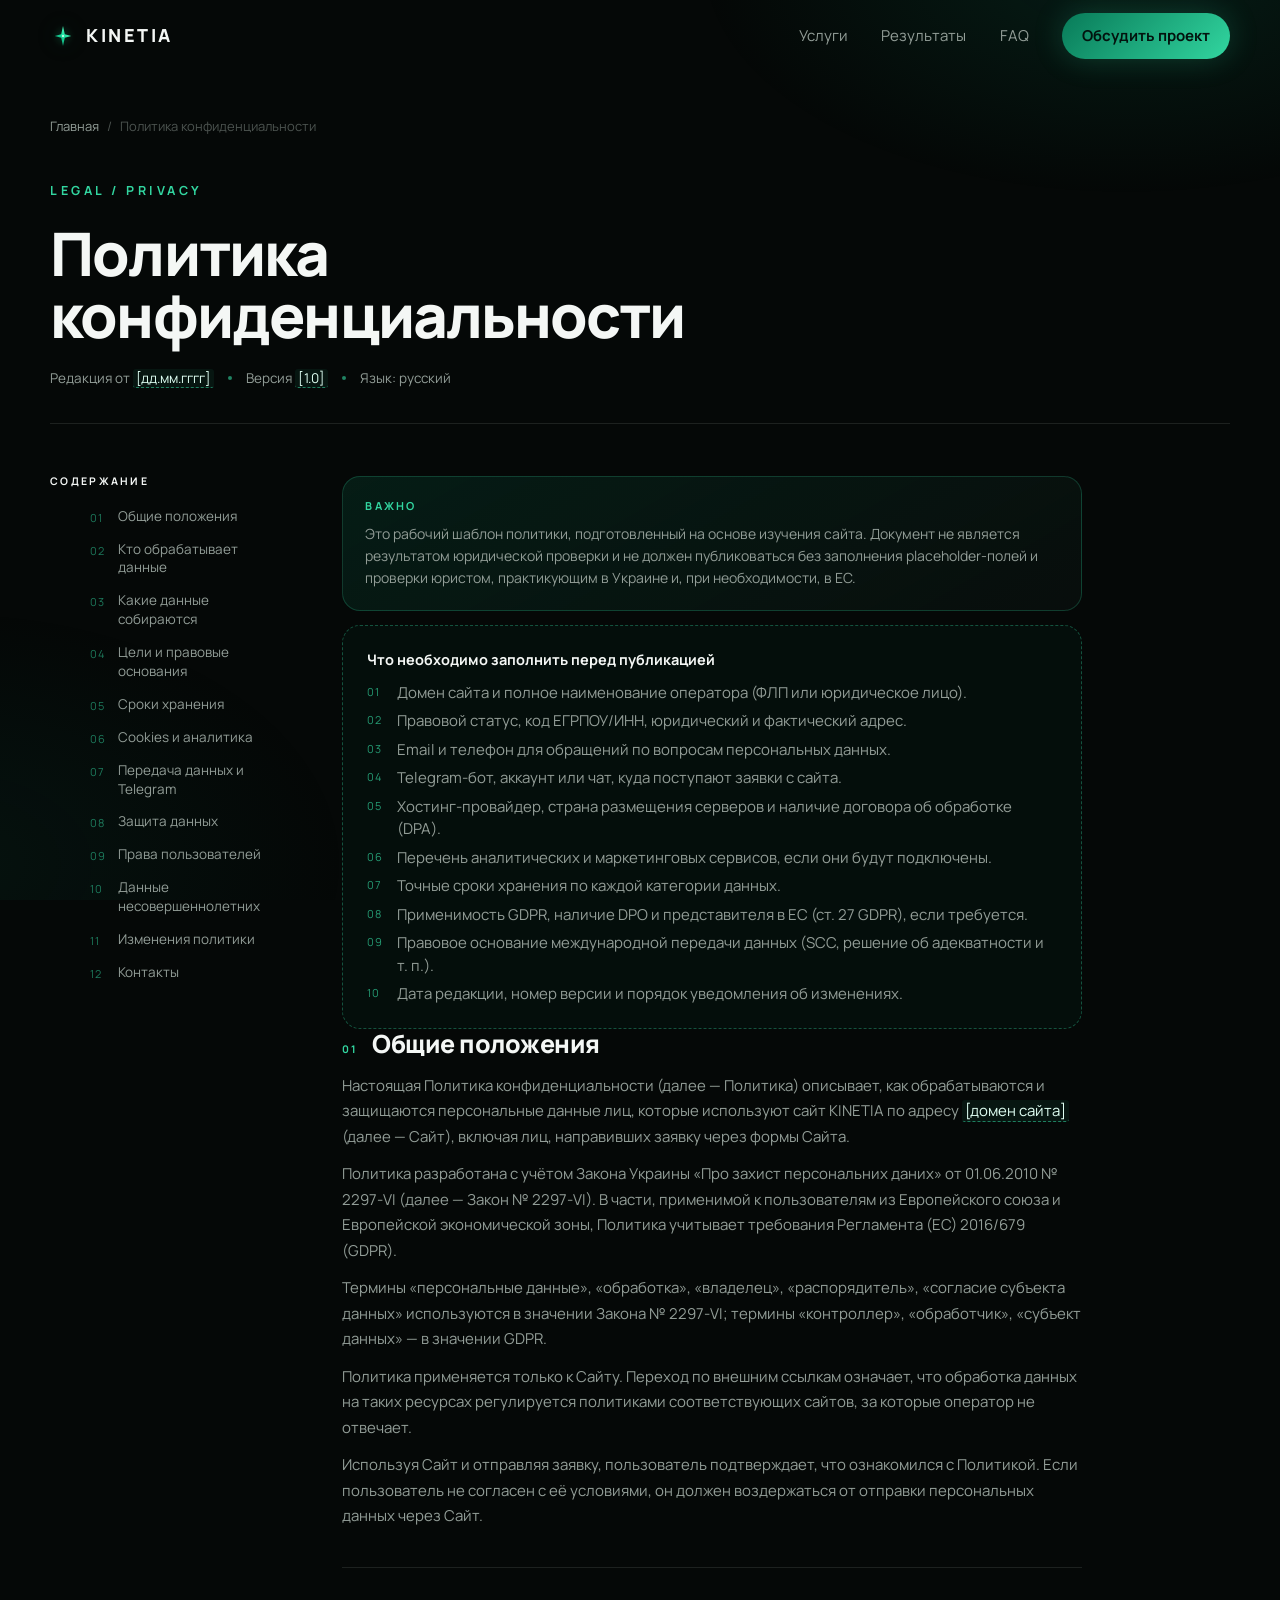
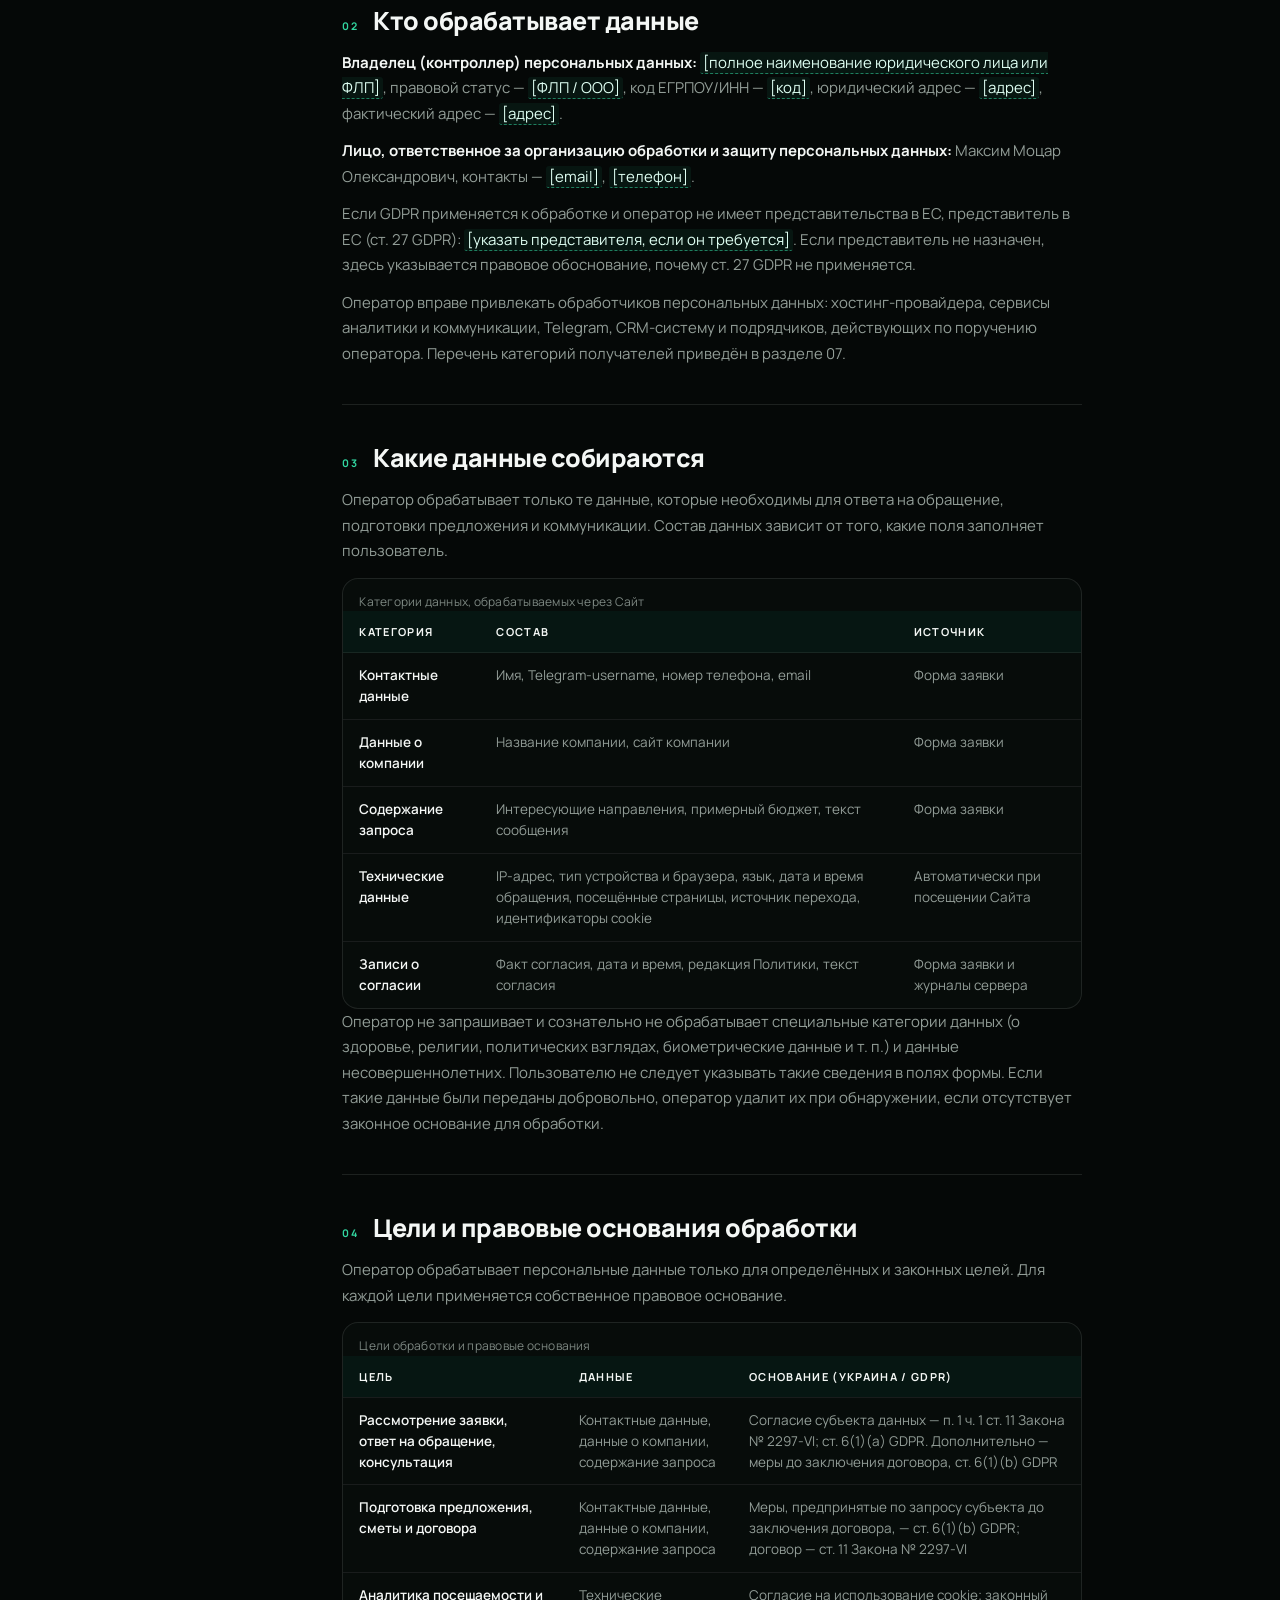
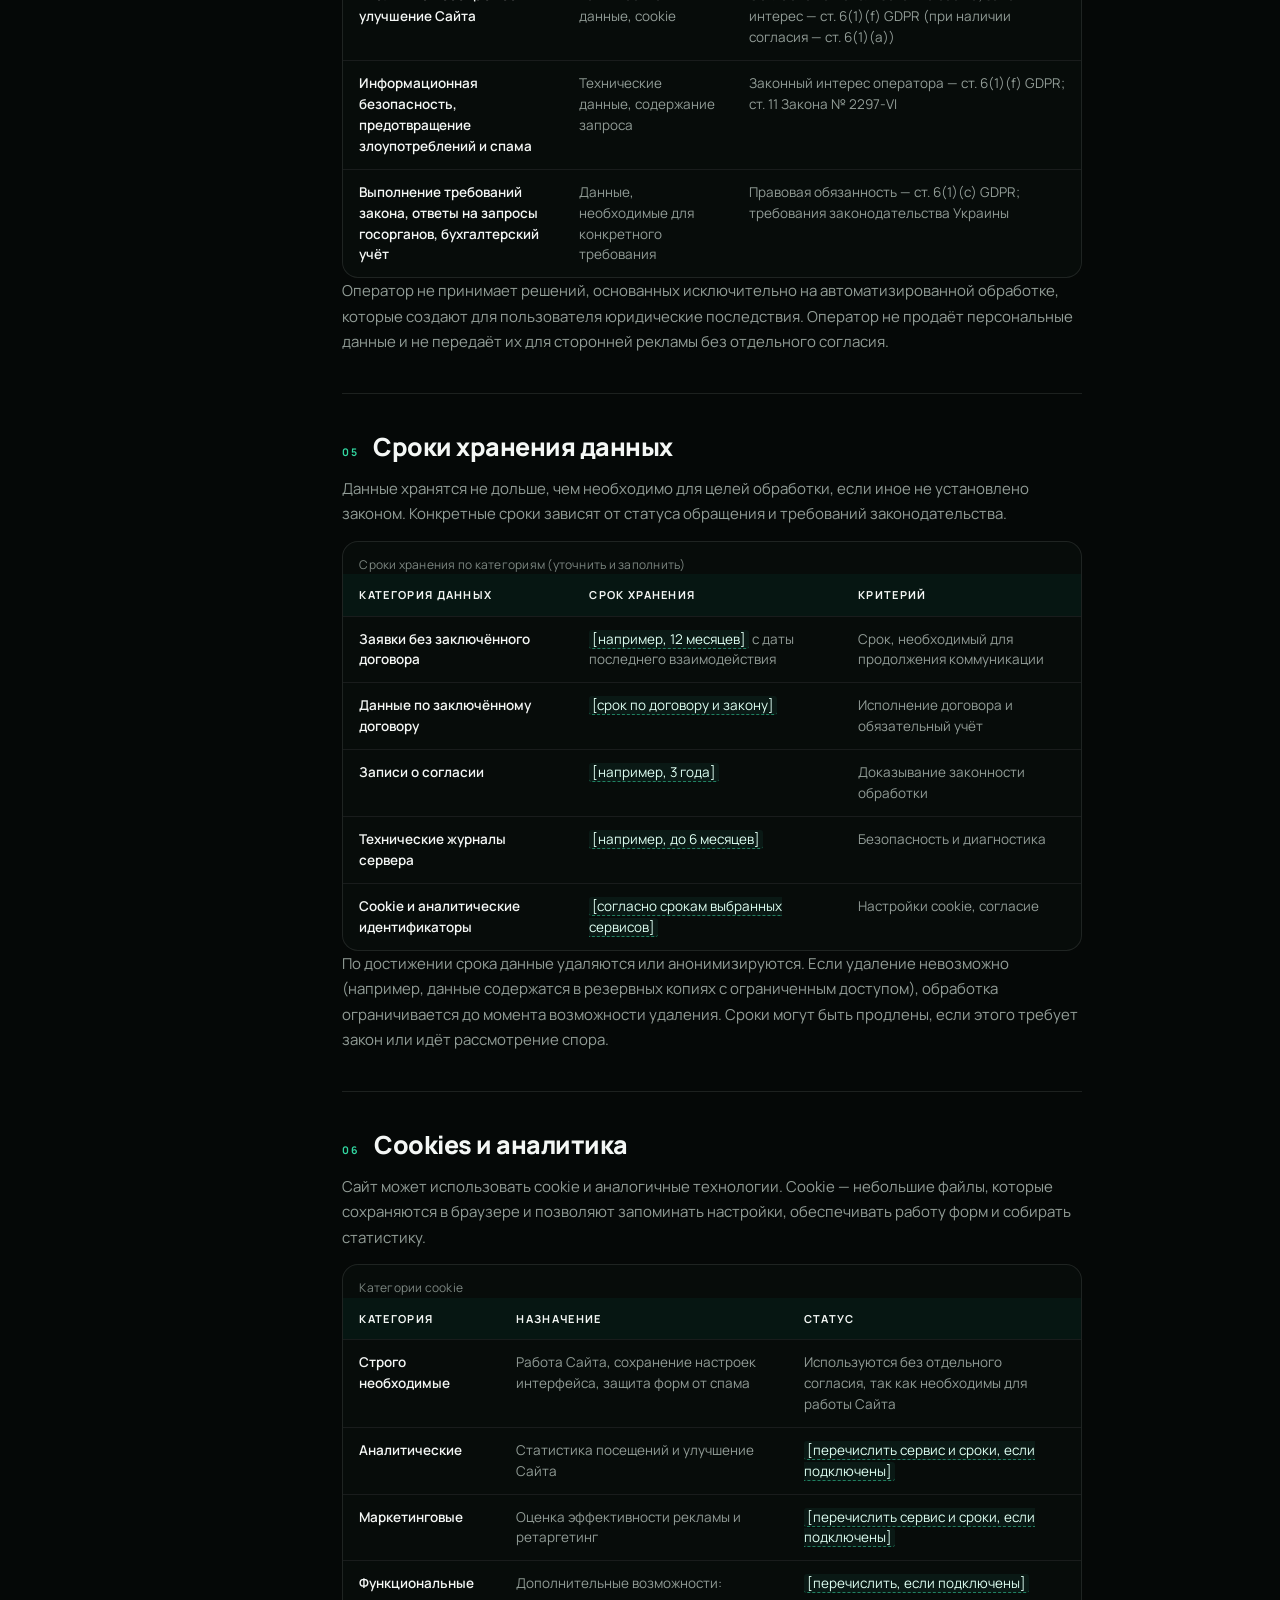
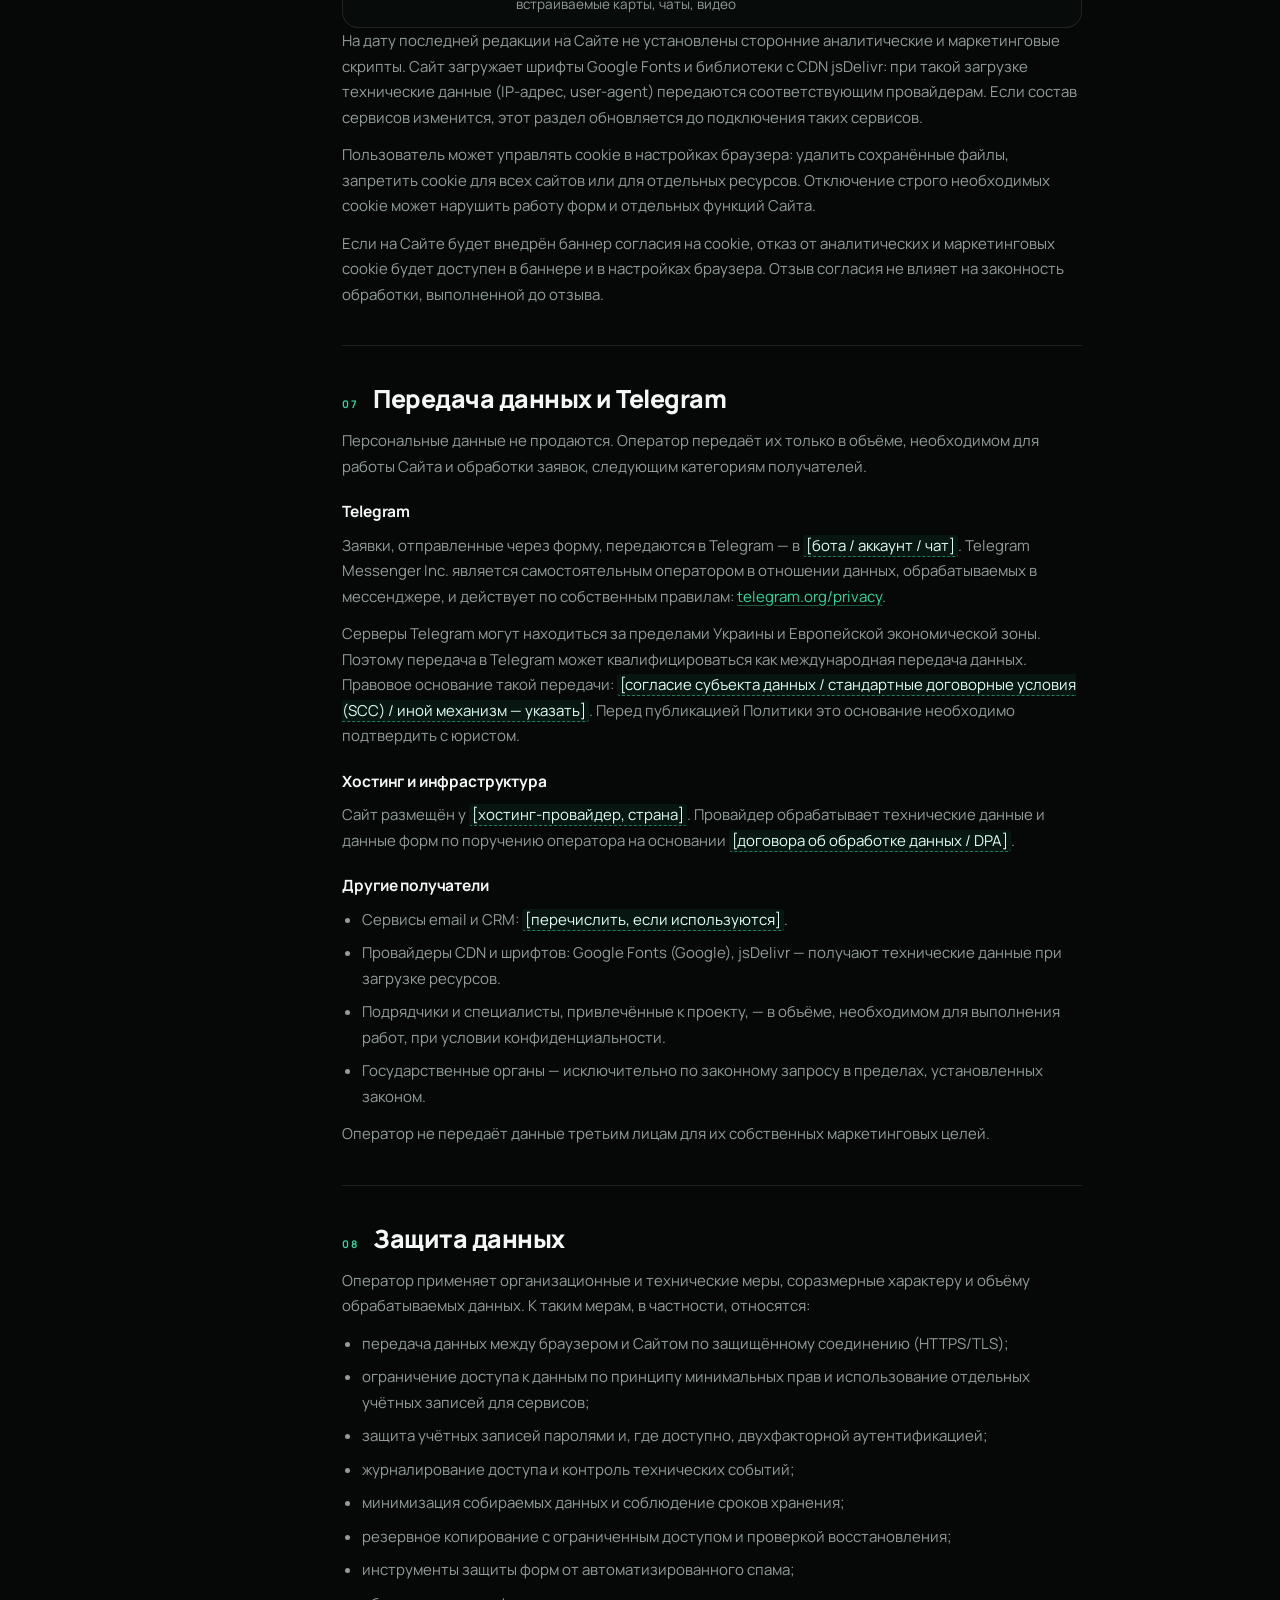
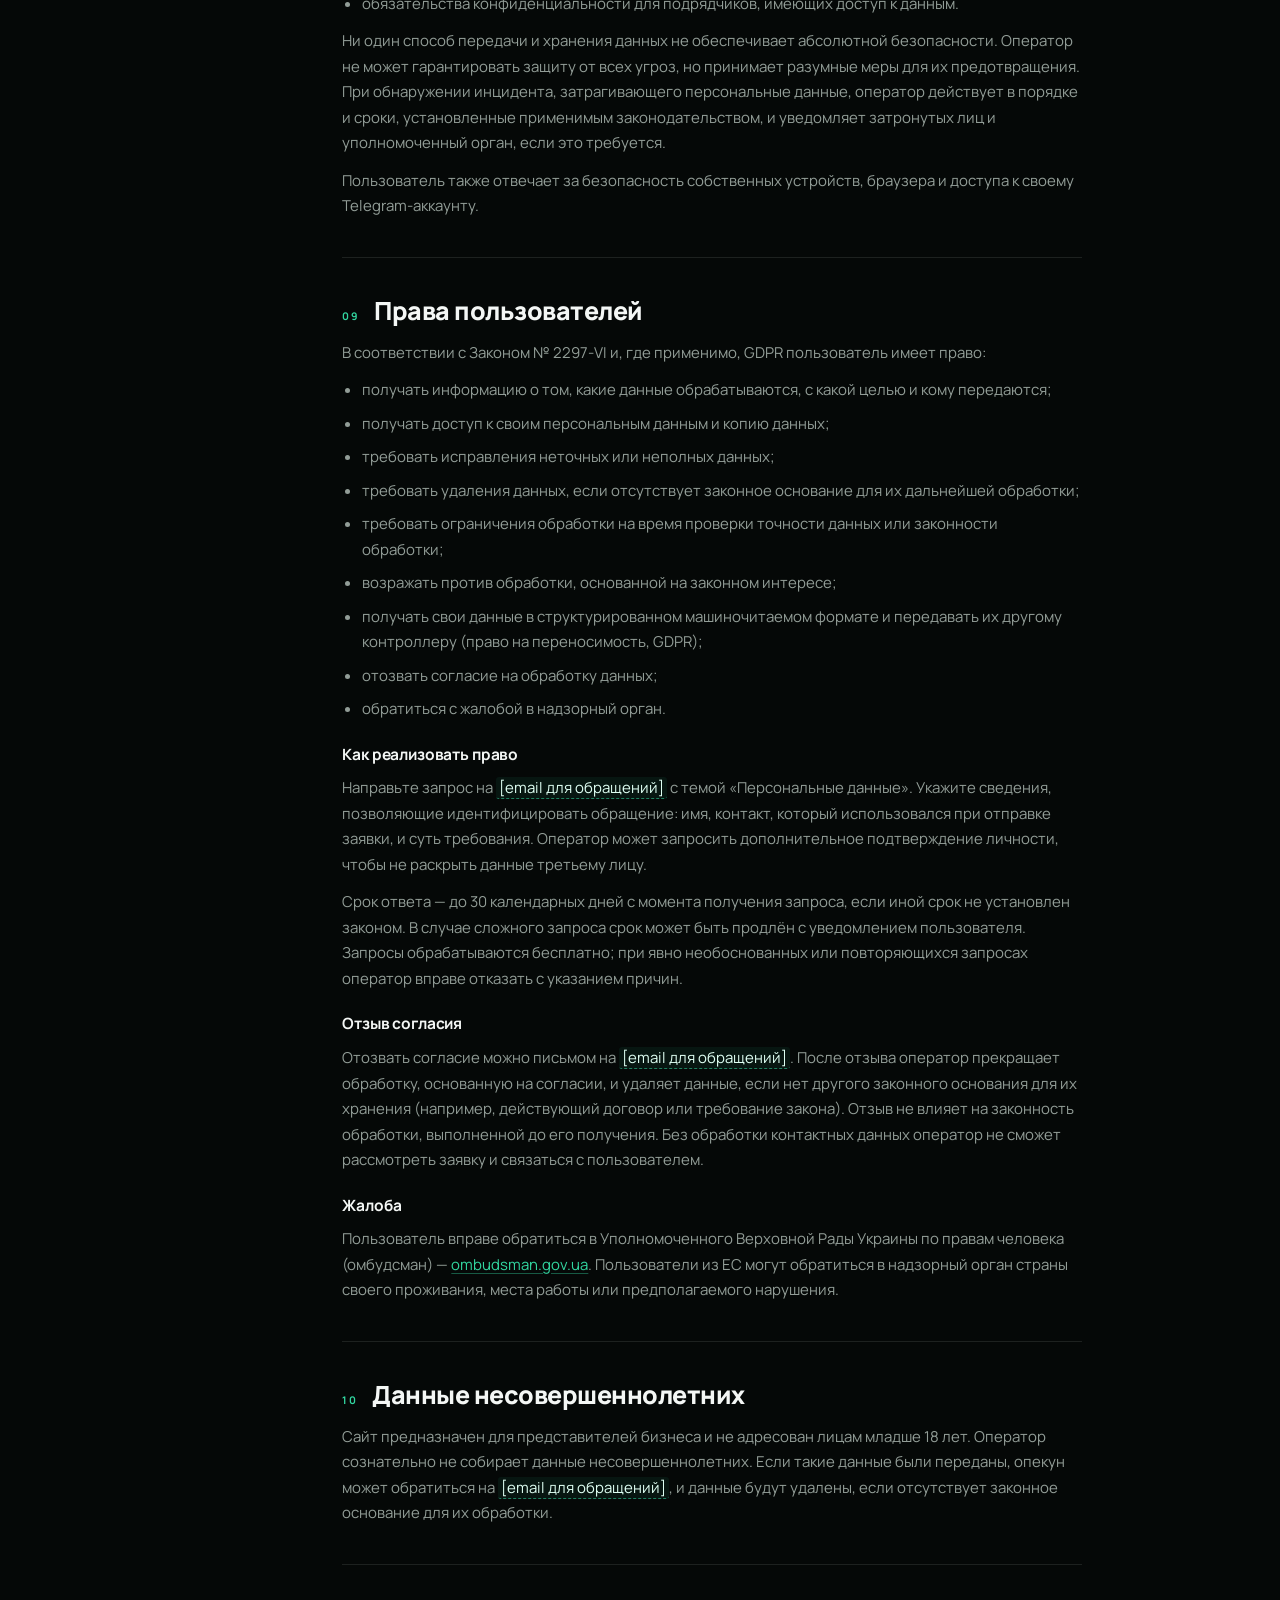
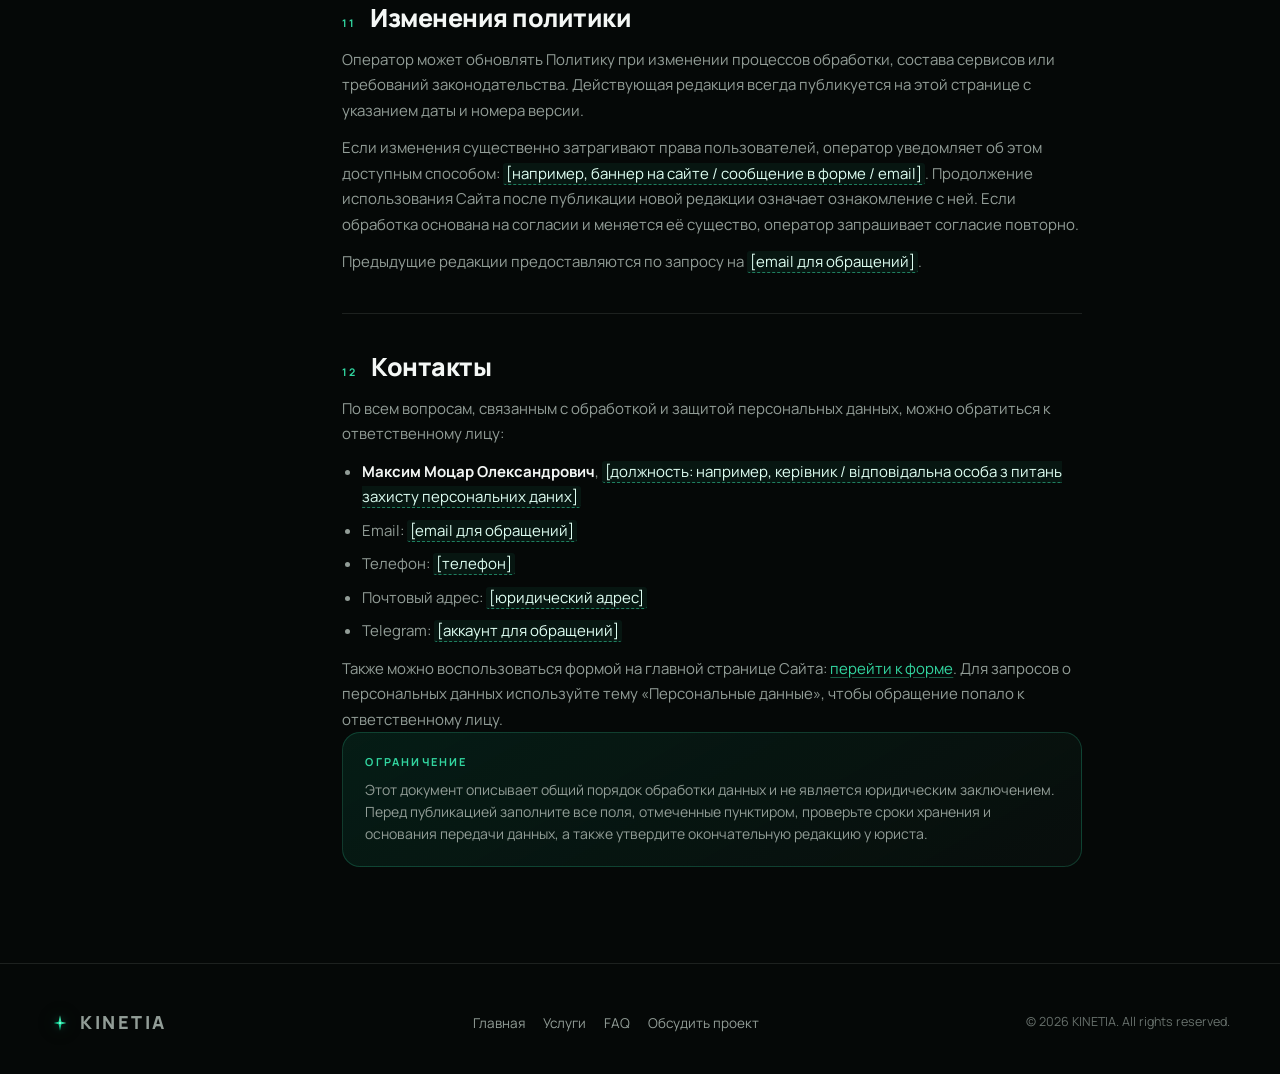
<file: privacy-policy/index.html>
<!doctype html>
<html lang="ru">
<head>
<meta charset="utf-8">
<meta name="viewport" content="width=device-width,initial-scale=1">
<title>Политика конфиденциальности — KINETIA</title>
<meta name="description" content="Политика конфиденциальности KINETIA: какие персональные данные собираются через формы, цели и основания обработки, сроки хранения, cookies, передача данных через Telegram и третьи сервисы, права пользователей и контакты.">
<meta name="robots" content="index,follow">
<link rel="canonical" href="/privacy-policy">
<meta property="og:type" content="article">
<meta property="og:title" content="Политика конфиденциальности — KINETIA">
<meta property="og:description" content="Как KINETIA обрабатывает и защищает персональные данные пользователей сайта.">
<meta property="og:locale" content="ru_RU">
<link rel="icon" href="data:image/svg+xml,%3Csvg%20xmlns='http://www.w3.org/2000/svg'%20viewBox='0%200%2032%2032'%3E%3Cdefs%3E%3ClinearGradient%20id='g'%20x1='5.8'%20y1='27'%20x2='26.2'%20y2='5'%20gradientUnits='userSpaceOnUse'%3E%3Cstop%20offset='0'%20stop-color='%23087A58'/%3E%3Cstop%20offset='.5'%20stop-color='%2319DFA0'/%3E%3Cstop%20offset='1'%20stop-color='%237AFFCB'/%3E%3C/linearGradient%3E%3CradialGradient%20id='h'%20cx='.5'%20cy='.5'%20r='.5'%3E%3Cstop%20offset='0'%20stop-color='%2319DFA0'%20stop-opacity='.5'/%3E%3Cstop%20offset='.65'%20stop-color='%23087A58'%20stop-opacity='.18'/%3E%3Cstop%20offset='1'%20stop-color='%23087A58'%20stop-opacity='0'/%3E%3C/radialGradient%3E%3C/defs%3E%3Crect%20width='32'%20height='32'%20rx='7'%20fill='%23050807'/%3E%3Ccircle%20cx='16'%20cy='16'%20r='14'%20fill='url%28%23h%29'/%3E%3Cpath%20d='M16%202.2%2018.4%2013.6%2026.2%2016%2018.4%2018.4%2016%2029.8%2013.6%2018.4%205.8%2016%2013.6%2013.6Z'%20fill='url%28%23g%29'/%3E%3Cpath%20d='M16%2013.5%2018.5%2016%2016%2018.5%2013.5%2016Z'%20fill='%23E8FFF7'/%3E%3C/svg%3E">
<link rel="preconnect" href="https://fonts.googleapis.com"><link rel="preconnect" href="https://fonts.gstatic.com" crossorigin>
<link href="https://fonts.googleapis.com/css2?family=Manrope:wght@300;400;500;700;800&display=swap" rel="stylesheet">
<style>
:root{--bg:#050807;--bg2:#0A100E;--em1:#063D30;--em2:#087A58;--em3:#32D6A0;--fg:#F4F7F5;--mut:#929D97;--line:rgba(244,247,245,.1);--safe-t:env(safe-area-inset-top,0px)}
*{box-sizing:border-box;margin:0}
html{scroll-behavior:smooth;scroll-padding-top:100px}
body{background:var(--bg);color:var(--fg);font:400 16.5px/1.65 Manrope,system-ui,sans-serif;-webkit-font-smoothing:antialiased;overflow-x:hidden;padding-top:72px}
body:before{content:"";position:fixed;inset:0;pointer-events:none;z-index:0;background:radial-gradient(52% 40% at 88% -4%,rgba(8,122,88,.18),transparent 64%),radial-gradient(44% 40% at -4% 96%,rgba(6,61,48,.2),transparent 70%)}
a{color:inherit;text-decoration:none}
:focus-visible{outline:2px solid var(--em3);outline-offset:3px;border-radius:6px}
.wrap{width:min(1180px,100% - 40px);margin:auto;position:relative;z-index:1}
header{position:fixed;inset:0 0 auto;z-index:50;padding-top:var(--safe-t);transition:.4s}
header.sc{background:rgba(5,8,7,.72);backdrop-filter:blur(14px);-webkit-backdrop-filter:blur(14px);border-bottom:1px solid var(--line)}
.nav{display:flex;align-items:center;justify-content:space-between;height:72px;gap:20px}
.logo{display:flex;align-items:center;gap:10px;font-weight:800;letter-spacing:.14em;font-size:18px}
.logo svg{flex:none;overflow:visible;filter:drop-shadow(0 0 4px rgba(25,223,160,.32)) drop-shadow(0 0 12px rgba(8,122,88,.2))}
.pp-nav{display:flex;align-items:center;gap:clamp(16px,2.6vw,34px);font-size:15px;color:var(--mut)}
.pp-nav a:hover{color:var(--fg)}
.btn{display:inline-flex;align-items:center;justify-content:center;gap:10px;padding:11px 20px;border-radius:999px;font-weight:700;font-size:15px;border:1px solid var(--line);cursor:pointer;transition:.3s}
.btn.pri{background:linear-gradient(135deg,var(--em2),var(--em3));color:#03130e;border:0;box-shadow:0 0 30px rgba(50,214,160,.22)}
.btn.pri:hover{box-shadow:0 0 48px rgba(50,214,160,.45);transform:translateY(-1px)}
.pp-main{padding:clamp(26px,4vw,44px) 0 clamp(60px,8vw,96px)}
.pp-crumb{display:flex;flex-wrap:wrap;align-items:center;gap:8px;font-size:13px;color:var(--mut)}
.pp-crumb a:hover{color:var(--em3)}
.pp-crumb span{opacity:.5}
.pp-hero{padding:clamp(26px,4.4vw,44px) 0 clamp(22px,3.4vw,34px);border-bottom:1px solid var(--line)}
.eyebrow{color:var(--em3);font-size:12.5px;font-weight:700;letter-spacing:.28em;margin-bottom:20px}
h1{font-size:clamp(32px,5.2vw,60px);font-weight:800;letter-spacing:-.03em;line-height:1.04;max-width:22ch}
.pp-meta{display:flex;flex-wrap:wrap;align-items:center;gap:8px 14px;margin-top:20px;color:var(--mut);font-size:13.5px}
.pp-meta i{width:4px;height:4px;border-radius:50%;background:rgba(50,214,160,.6);font-style:normal}
.pp-layout{display:grid;grid-template-columns:236px minmax(0,1fr);gap:clamp(28px,4.4vw,64px);padding-top:clamp(30px,4.6vw,52px);align-items:start}
.pp-toc{position:sticky;top:100px;font-size:13.5px;line-height:1.4}
.pp-toc b{display:block;color:var(--fg);font:700 10.5px/1 Manrope;letter-spacing:.22em;text-transform:uppercase;margin-bottom:14px}
.pp-toc ol{list-style:none;display:grid;gap:2px;counter-reset:pp}
.pp-toc li{counter-increment:pp}
.pp-toc a{display:flex;gap:10px;padding:6px 0;color:var(--mut);transition:color .25s}
.pp-toc a:before{content:counter(pp,decimal-leading-zero);flex:none;width:18px;color:rgba(50,214,160,.55);font-size:11px;padding-top:3px;letter-spacing:.06em}
.pp-toc a:hover{color:var(--em3)}
.pp-doc{max-width:74ch;min-width:0}
.pp-doc section{padding-top:clamp(26px,3.4vw,38px);margin-top:clamp(26px,3.4vw,38px);border-top:1px solid var(--line)}
.pp-doc section:first-of-type{padding-top:0;margin-top:0;border-top:0}
.pp-doc h2{display:flex;align-items:baseline;gap:14px;font-size:clamp(19px,2.1vw,25px);font-weight:800;letter-spacing:-.02em;line-height:1.2;margin-bottom:14px}
.pp-num{flex:none;color:var(--em3);font:700 10.5px/1 Manrope;letter-spacing:.18em}
.pp-doc h3{font-size:15.5px;font-weight:700;margin:20px 0 8px;letter-spacing:-.01em}
.pp-doc p,.pp-doc li{color:var(--mut);font-size:15px;line-height:1.7}
.pp-doc p+p,.pp-doc p+ul,.pp-doc ul+p,.pp-doc p+ol,.pp-doc ol+p{margin-top:12px}
.pp-doc ul,.pp-doc ol{display:grid;gap:8px;padding-left:20px}
.pp-doc strong,.pp-doc b{color:var(--fg);font-weight:700}
.pp-doc a.inline{color:var(--em3);text-decoration:underline;text-underline-offset:3px;text-decoration-color:rgba(50,214,160,.4)}
.pp-doc a.inline:hover{text-decoration-color:var(--em3)}
.ph{color:#DFFFF3;background:rgba(50,214,160,.07);border-bottom:1px dashed rgba(50,214,160,.55);padding:0 3px;border-radius:3px}
.pp-note{padding:20px 22px;border-radius:18px;border:1px solid rgba(50,214,160,.22);background:linear-gradient(150deg,rgba(8,122,88,.18),rgba(10,16,14,.72));font-size:14px;color:var(--mut);line-height:1.6}
.pp-note b{display:block;color:var(--em3);font-size:11px;letter-spacing:.2em;text-transform:uppercase;margin-bottom:8px}
.pp-note+.pp-note{margin-top:12px}
.pp-fill{margin-top:14px;padding:22px 24px;border-radius:18px;border:1px dashed rgba(50,214,160,.34);background:rgba(8,122,88,.06)}
.pp-fill b{display:block;color:var(--fg);font-size:14.5px;margin-bottom:10px}
.pp-fill ol{display:grid;gap:6px;padding-left:0;list-style:none;counter-reset:pf;font-size:13.5px;color:var(--mut)}
.pp-fill li{display:flex;gap:10px;counter-increment:pf;line-height:1.5}
.pp-fill li:before{content:counter(pf,decimal-leading-zero);flex:none;width:20px;color:rgba(50,214,160,.7);font-size:11px;padding-top:2px;letter-spacing:.06em}
.pp-tw{overflow-x:auto;margin-top:14px;max-width:100%;border:1px solid var(--line);border-radius:16px;background:rgba(10,16,14,.5);-webkit-overflow-scrolling:touch}
table{width:100%;min-width:540px;border-collapse:collapse;font-size:13.5px;line-height:1.55}
caption{caption-side:top;text-align:left;padding:14px 16px 0;color:rgba(146,157,151,.85);font-size:12px;letter-spacing:.02em}
th,td{padding:12px 16px;text-align:left;vertical-align:top;border-bottom:1px solid rgba(244,247,245,.07)}
thead th{color:var(--fg);font-weight:700;font-size:11px;letter-spacing:.12em;text-transform:uppercase;background:rgba(8,122,88,.1);white-space:nowrap}
tbody tr:last-child td{border-bottom:0}
td{color:var(--mut)}
td:first-child{color:var(--fg);font-weight:600}
.pp-divider{height:1px;background:var(--line);margin:26px 0}
footer{border-top:1px solid var(--line);padding:44px 0 36px;color:var(--mut);font-size:13.5px;position:relative;z-index:1}
.pp-foot{display:flex;flex-wrap:wrap;align-items:center;justify-content:space-between;gap:20px 32px}
.pp-foot ul{list-style:none;display:flex;flex-wrap:wrap;gap:18px}
.pp-foot a:hover{color:var(--em3)}
.pp-copy{color:rgba(146,157,151,.7);font-size:12.5px}
@media(max-width:980px){
.pp-layout{grid-template-columns:minmax(0,1fr);gap:26px}
.pp-toc{position:static;padding:20px 22px;border:1px solid var(--line);border-radius:18px;background:linear-gradient(150deg,rgba(6,61,48,.3),rgba(10,16,14,.72))}
.pp-toc ol{grid-template-columns:1fr 1fr;gap:0 18px}
.pp-doc{max-width:none}
}
@media(max-width:760px){
.pp-nav a:not(.btn){display:none}
h1{max-width:none}
.pp-toc ol{grid-template-columns:1fr}
.pp-doc h2{gap:10px}
}
@media(max-width:520px){
.pp-nav .btn{padding:9px 14px;font-size:13px}
.pp-layout{padding-top:24px}
.pp-note,.pp-fill{padding:18px}
th,td{padding:10px 12px}
}
@media(prefers-reduced-motion:reduce){*{animation:none!important;transition:none!important;scroll-behavior:auto!important}}
@media print{
body{background:#fff;color:#111;padding:0}
header,footer,body:before,.pp-toc,.pp-crumb{display:none}
.pp-layout{display:block}
.pp-doc p,.pp-doc li,td,.pp-doc strong{color:#222}
.ph{background:none;color:#111;border-bottom:1px dashed #999}
.pp-note,.pp-fill,.pp-tw{border-color:#ccc;background:none}
.pp-doc section{break-inside:avoid}
}
</style>
</head>
<body>
<header id="hd"><div class="wrap nav">
<a href="/" class="logo" aria-label="KINETIA — на главную"><svg width="26" height="26" viewBox="0 0 32 32" aria-hidden="true" focusable="false"><defs><linearGradient id="ppKstar" x1="5.8" y1="27" x2="26.2" y2="5" gradientUnits="userSpaceOnUse"><stop offset="0" stop-color="#087A58"/><stop offset=".5" stop-color="#19DFA0"/><stop offset="1" stop-color="#7AFFCB"/></linearGradient><radialGradient id="ppKstarCore" cx=".5" cy=".5" r=".5"><stop offset="0" stop-color="#F2FFFA"/><stop offset=".55" stop-color="#9BFFDD"/><stop offset="1" stop-color="#7AFFCB" stop-opacity="0"/></radialGradient></defs><path d="M16 3.6 18.19 13.81 26.2 16 18.19 18.19 16 28.4 13.81 18.19 5.8 16 13.81 13.81Z" fill="url(#ppKstar)"/><path d="M16 13.8 18.2 16 16 18.2 13.8 16Z" fill="url(#ppKstarCore)"/></svg>KINETIA</a>
<nav class="pp-nav" aria-label="Навигация"><a href="/#services">Услуги</a><a href="/#results">Результаты</a><a href="/#faq">FAQ</a><a class="btn pri" href="/#form">Обсудить проект</a></nav>
</div></header>

<main class="wrap pp-main">
<nav class="pp-crumb" aria-label="Хлебные крошки"><a href="/">Главная</a><span aria-hidden="true">/</span><span>Политика конфиденциальности</span></nav>

<div class="pp-hero">
<p class="eyebrow">LEGAL / PRIVACY</p>
<h1>Политика конфиденциальности</h1>
<div class="pp-meta"><span>Редакция от <span class="ph">[дд.мм.гггг]</span></span><i aria-hidden="true"></i><span>Версия <span class="ph">[1.0]</span></span><i aria-hidden="true"></i><span>Язык: русский</span></div>
</div>

<div class="pp-layout">
<aside class="pp-toc" aria-label="Содержание документа">
<b>Содержание</b>
<ol>
<li><a href="#general">Общие положения</a></li>
<li><a href="#operator">Кто обрабатывает данные</a></li>
<li><a href="#data">Какие данные собираются</a></li>
<li><a href="#purposes">Цели и правовые основания</a></li>
<li><a href="#retention">Сроки хранения</a></li>
<li><a href="#cookies">Cookies и аналитика</a></li>
<li><a href="#transfer">Передача данных и Telegram</a></li>
<li><a href="#security">Защита данных</a></li>
<li><a href="#rights">Права пользователей</a></li>
<li><a href="#children">Данные несовершеннолетних</a></li>
<li><a href="#changes">Изменения политики</a></li>
<li><a href="#contacts">Контакты</a></li>
</ol>
</aside>

<article class="pp-doc">
<div class="pp-note"><b>Важно</b>Это рабочий шаблон политики, подготовленный на основе изучения сайта. Документ не является результатом юридической проверки и не должен публиковаться без заполнения placeholder-полей и проверки юристом, практикующим в Украине и, при необходимости, в ЕС.</div>

<div class="pp-fill">
<b>Что необходимо заполнить перед публикацией</b>
<ol>
<li>Домен сайта и полное наименование оператора (ФЛП или юридическое лицо).</li>
<li>Правовой статус, код ЕГРПОУ/ИНН, юридический и фактический адрес.</li>
<li>Email и телефон для обращений по вопросам персональных данных.</li>
<li>Telegram-бот, аккаунт или чат, куда поступают заявки с сайта.</li>
<li>Хостинг-провайдер, страна размещения серверов и наличие договора об обработке (DPA).</li>
<li>Перечень аналитических и маркетинговых сервисов, если они будут подключены.</li>
<li>Точные сроки хранения по каждой категории данных.</li>
<li>Применимость GDPR, наличие DPO и представителя в ЕС (ст. 27 GDPR), если требуется.</li>
<li>Правовое основание международной передачи данных (SCC, решение об адекватности и т. п.).</li>
<li>Дата редакции, номер версии и порядок уведомления об изменениях.</li>
</ol>
</div>

<section id="general">
<h2><span class="pp-num">01</span>Общие положения</h2>
<p>Настоящая Политика конфиденциальности (далее — Политика) описывает, как обрабатываются и защищаются персональные данные лиц, которые используют сайт KINETIA по адресу <span class="ph">[домен сайта]</span> (далее — Сайт), включая лиц, направивших заявку через формы Сайта.</p>
<p>Политика разработана с учётом Закона Украины «Про захист персональних даних» от 01.06.2010 № 2297-VI (далее — Закон № 2297-VI). В части, применимой к пользователям из Европейского союза и Европейской экономической зоны, Политика учитывает требования Регламента (ЕС) 2016/679 (GDPR).</p>
<p>Термины «персональные данные», «обработка», «владелец», «распорядитель», «согласие субъекта данных» используются в значении Закона № 2297-VI; термины «контроллер», «обработчик», «субъект данных» — в значении GDPR.</p>
<p>Политика применяется только к Сайту. Переход по внешним ссылкам означает, что обработка данных на таких ресурсах регулируется политиками соответствующих сайтов, за которые оператор не отвечает.</p>
<p>Используя Сайт и отправляя заявку, пользователь подтверждает, что ознакомился с Политикой. Если пользователь не согласен с её условиями, он должен воздержаться от отправки персональных данных через Сайт.</p>
</section>

<section id="operator">
<h2><span class="pp-num">02</span>Кто обрабатывает данные</h2>
<p><strong>Владелец (контроллер) персональных данных:</strong> <span class="ph">[полное наименование юридического лица или ФЛП]</span>, правовой статус — <span class="ph">[ФЛП / ООО]</span>, код ЕГРПОУ/ИНН — <span class="ph">[код]</span>, юридический адрес — <span class="ph">[адрес]</span>, фактический адрес — <span class="ph">[адрес]</span>.</p>
<p><strong>Лицо, ответственное за организацию обработки и защиту персональных данных:</strong> Максим Моцар Олександрович, контакты — <span class="ph">[email]</span>, <span class="ph">[телефон]</span>.</p>
<p>Если GDPR применяется к обработке и оператор не имеет представительства в ЕС, представитель в ЕС (ст. 27 GDPR): <span class="ph">[указать представителя, если он требуется]</span>. Если представитель не назначен, здесь указывается правовое обоснование, почему ст. 27 GDPR не применяется.</p>
<p>Оператор вправе привлекать обработчиков персональных данных: хостинг-провайдера, сервисы аналитики и коммуникации, Telegram, CRM-систему и подрядчиков, действующих по поручению оператора. Перечень категорий получателей приведён в разделе 07.</p>
</section>

<section id="data">
<h2><span class="pp-num">03</span>Какие данные собираются</h2>
<p>Оператор обрабатывает только те данные, которые необходимы для ответа на обращение, подготовки предложения и коммуникации. Состав данных зависит от того, какие поля заполняет пользователь.</p>
<div class="pp-tw"><table>
<caption>Категории данных, обрабатываемых через Сайт</caption>
<thead><tr><th scope="col">Категория</th><th scope="col">Состав</th><th scope="col">Источник</th></tr></thead>
<tbody>
<tr><td>Контактные данные</td><td>Имя, Telegram-username, номер телефона, email</td><td>Форма заявки</td></tr>
<tr><td>Данные о компании</td><td>Название компании, сайт компании</td><td>Форма заявки</td></tr>
<tr><td>Содержание запроса</td><td>Интересующие направления, примерный бюджет, текст сообщения</td><td>Форма заявки</td></tr>
<tr><td>Технические данные</td><td>IP-адрес, тип устройства и браузера, язык, дата и время обращения, посещённые страницы, источник перехода, идентификаторы cookie</td><td>Автоматически при посещении Сайта</td></tr>
<tr><td>Записи о согласии</td><td>Факт согласия, дата и время, редакция Политики, текст согласия</td><td>Форма заявки и журналы сервера</td></tr>
</tbody>
</table></div>
<p>Оператор не запрашивает и сознательно не обрабатывает специальные категории данных (о здоровье, религии, политических взглядах, биометрические данные и т. п.) и данные несовершеннолетних. Пользователю не следует указывать такие сведения в полях формы. Если такие данные были переданы добровольно, оператор удалит их при обнаружении, если отсутствует законное основание для обработки.</p>
</section>

<section id="purposes">
<h2><span class="pp-num">04</span>Цели и правовые основания обработки</h2>
<p>Оператор обрабатывает персональные данные только для определённых и законных целей. Для каждой цели применяется собственное правовое основание.</p>
<div class="pp-tw"><table>
<caption>Цели обработки и правовые основания</caption>
<thead><tr><th scope="col">Цель</th><th scope="col">Данные</th><th scope="col">Основание (Украина / GDPR)</th></tr></thead>
<tbody>
<tr><td>Рассмотрение заявки, ответ на обращение, консультация</td><td>Контактные данные, данные о компании, содержание запроса</td><td>Согласие субъекта данных — п. 1 ч. 1 ст. 11 Закона № 2297-VI; ст. 6(1)(a) GDPR. Дополнительно — меры до заключения договора, ст. 6(1)(b) GDPR</td></tr>
<tr><td>Подготовка предложения, сметы и договора</td><td>Контактные данные, данные о компании, содержание запроса</td><td>Меры, предпринятые по запросу субъекта до заключения договора, — ст. 6(1)(b) GDPR; договор — ст. 11 Закона № 2297-VI</td></tr>
<tr><td>Аналитика посещаемости и улучшение Сайта</td><td>Технические данные, cookie</td><td>Согласие на использование cookie; законный интерес — ст. 6(1)(f) GDPR (при наличии согласия — ст. 6(1)(a))</td></tr>
<tr><td>Информационная безопасность, предотвращение злоупотреблений и спама</td><td>Технические данные, содержание запроса</td><td>Законный интерес оператора — ст. 6(1)(f) GDPR; ст. 11 Закона № 2297-VI</td></tr>
<tr><td>Выполнение требований закона, ответы на запросы госорганов, бухгалтерский учёт</td><td>Данные, необходимые для конкретного требования</td><td>Правовая обязанность — ст. 6(1)(c) GDPR; требования законодательства Украины</td></tr>
</tbody>
</table></div>
<p>Оператор не принимает решений, основанных исключительно на автоматизированной обработке, которые создают для пользователя юридические последствия. Оператор не продаёт персональные данные и не передаёт их для сторонней рекламы без отдельного согласия.</p>
</section>

<section id="retention">
<h2><span class="pp-num">05</span>Сроки хранения данных</h2>
<p>Данные хранятся не дольше, чем необходимо для целей обработки, если иное не установлено законом. Конкретные сроки зависят от статуса обращения и требований законодательства.</p>
<div class="pp-tw"><table>
<caption>Сроки хранения по категориям (уточнить и заполнить)</caption>
<thead><tr><th scope="col">Категория данных</th><th scope="col">Срок хранения</th><th scope="col">Критерий</th></tr></thead>
<tbody>
<tr><td>Заявки без заключённого договора</td><td><span class="ph">[например, 12 месяцев]</span> с даты последнего взаимодействия</td><td>Срок, необходимый для продолжения коммуникации</td></tr>
<tr><td>Данные по заключённому договору</td><td><span class="ph">[срок по договору и закону]</span></td><td>Исполнение договора и обязательный учёт</td></tr>
<tr><td>Записи о согласии</td><td><span class="ph">[например, 3 года]</span></td><td>Доказывание законности обработки</td></tr>
<tr><td>Технические журналы сервера</td><td><span class="ph">[например, до 6 месяцев]</span></td><td>Безопасность и диагностика</td></tr>
<tr><td>Cookie и аналитические идентификаторы</td><td><span class="ph">[согласно срокам выбранных сервисов]</span></td><td>Настройки cookie, согласие</td></tr>
</tbody>
</table></div>
<p>По достижении срока данные удаляются или анонимизируются. Если удаление невозможно (например, данные содержатся в резервных копиях с ограниченным доступом), обработка ограничивается до момента возможности удаления. Сроки могут быть продлены, если этого требует закон или идёт рассмотрение спора.</p>
</section>

<section id="cookies">
<h2><span class="pp-num">06</span>Cookies и аналитика</h2>
<p>Сайт может использовать cookie и аналогичные технологии. Cookie — небольшие файлы, которые сохраняются в браузере и позволяют запоминать настройки, обеспечивать работу форм и собирать статистику.</p>
<div class="pp-tw"><table>
<caption>Категории cookie</caption>
<thead><tr><th scope="col">Категория</th><th scope="col">Назначение</th><th scope="col">Статус</th></tr></thead>
<tbody>
<tr><td>Строго необходимые</td><td>Работа Сайта, сохранение настроек интерфейса, защита форм от спама</td><td>Используются без отдельного согласия, так как необходимы для работы Сайта</td></tr>
<tr><td>Аналитические</td><td>Статистика посещений и улучшение Сайта</td><td><span class="ph">[перечислить сервис и сроки, если подключены]</span></td></tr>
<tr><td>Маркетинговые</td><td>Оценка эффективности рекламы и ретаргетинг</td><td><span class="ph">[перечислить сервис и сроки, если подключены]</span></td></tr>
<tr><td>Функциональные</td><td>Дополнительные возможности: встраиваемые карты, чаты, видео</td><td><span class="ph">[перечислить, если подключены]</span></td></tr>
</tbody>
</table></div>
<p>На дату последней редакции на Сайте не установлены сторонние аналитические и маркетинговые скрипты. Сайт загружает шрифты Google Fonts и библиотеки с CDN jsDelivr: при такой загрузке технические данные (IP-адрес, user-agent) передаются соответствующим провайдерам. Если состав сервисов изменится, этот раздел обновляется до подключения таких сервисов.</p>
<p>Пользователь может управлять cookie в настройках браузера: удалить сохранённые файлы, запретить cookie для всех сайтов или для отдельных ресурсов. Отключение строго необходимых cookie может нарушить работу форм и отдельных функций Сайта.</p>
<p>Если на Сайте будет внедрён баннер согласия на cookie, отказ от аналитических и маркетинговых cookie будет доступен в баннере и в настройках браузера. Отзыв согласия не влияет на законность обработки, выполненной до отзыва.</p>
</section>

<section id="transfer">
<h2><span class="pp-num">07</span>Передача данных и Telegram</h2>
<p>Персональные данные не продаются. Оператор передаёт их только в объёме, необходимом для работы Сайта и обработки заявок, следующим категориям получателей.</p>
<h3>Telegram</h3>
<p>Заявки, отправленные через форму, передаются в Telegram — в <span class="ph">[бота / аккаунт / чат]</span>. Telegram Messenger Inc. является самостоятельным оператором в отношении данных, обрабатываемых в мессенджере, и действует по собственным правилам: <a class="inline" href="https://telegram.org/privacy" target="_blank" rel="noopener noreferrer">telegram.org/privacy</a>.</p>
<p>Серверы Telegram могут находиться за пределами Украины и Европейской экономической зоны. Поэтому передача в Telegram может квалифицироваться как международная передача данных. Правовое основание такой передачи: <span class="ph">[согласие субъекта данных / стандартные договорные условия (SCC) / иной механизм — указать]</span>. Перед публикацией Политики это основание необходимо подтвердить с юристом.</p>
<h3>Хостинг и инфраструктура</h3>
<p>Сайт размещён у <span class="ph">[хостинг-провайдер, страна]</span>. Провайдер обрабатывает технические данные и данные форм по поручению оператора на основании <span class="ph">[договора об обработке данных / DPA]</span>.</p>
<h3>Другие получатели</h3>
<ul>
<li>Сервисы email и CRM: <span class="ph">[перечислить, если используются]</span>.</li>
<li>Провайдеры CDN и шрифтов: Google Fonts (Google), jsDelivr — получают технические данные при загрузке ресурсов.</li>
<li>Подрядчики и специалисты, привлечённые к проекту, — в объёме, необходимом для выполнения работ, при условии конфиденциальности.</li>
<li>Государственные органы — исключительно по законному запросу в пределах, установленных законом.</li>
</ul>
<p>Оператор не передаёт данные третьим лицам для их собственных маркетинговых целей.</p>
</section>

<section id="security">
<h2><span class="pp-num">08</span>Защита данных</h2>
<p>Оператор применяет организационные и технические меры, соразмерные характеру и объёму обрабатываемых данных. К таким мерам, в частности, относятся:</p>
<ul>
<li>передача данных между браузером и Сайтом по защищённому соединению (HTTPS/TLS);</li>
<li>ограничение доступа к данным по принципу минимальных прав и использование отдельных учётных записей для сервисов;</li>
<li>защита учётных записей паролями и, где доступно, двухфакторной аутентификацией;</li>
<li>журналирование доступа и контроль технических событий;</li>
<li>минимизация собираемых данных и соблюдение сроков хранения;</li>
<li>резервное копирование с ограниченным доступом и проверкой восстановления;</li>
<li>инструменты защиты форм от автоматизированного спама;</li>
<li>обязательства конфиденциальности для подрядчиков, имеющих доступ к данным.</li>
</ul>
<p>Ни один способ передачи и хранения данных не обеспечивает абсолютной безопасности. Оператор не может гарантировать защиту от всех угроз, но принимает разумные меры для их предотвращения. При обнаружении инцидента, затрагивающего персональные данные, оператор действует в порядке и сроки, установленные применимым законодательством, и уведомляет затронутых лиц и уполномоченный орган, если это требуется.</p>
<p>Пользователь также отвечает за безопасность собственных устройств, браузера и доступа к своему Telegram-аккаунту.</p>
</section>

<section id="rights">
<h2><span class="pp-num">09</span>Права пользователей</h2>
<p>В соответствии с Законом № 2297-VI и, где применимо, GDPR пользователь имеет право:</p>
<ul>
<li>получать информацию о том, какие данные обрабатываются, с какой целью и кому передаются;</li>
<li>получать доступ к своим персональным данным и копию данных;</li>
<li>требовать исправления неточных или неполных данных;</li>
<li>требовать удаления данных, если отсутствует законное основание для их дальнейшей обработки;</li>
<li>требовать ограничения обработки на время проверки точности данных или законности обработки;</li>
<li>возражать против обработки, основанной на законном интересе;</li>
<li>получать свои данные в структурированном машиночитаемом формате и передавать их другому контроллеру (право на переносимость, GDPR);</li>
<li>отозвать согласие на обработку данных;</li>
<li>обратиться с жалобой в надзорный орган.</li>
</ul>
<h3>Как реализовать право</h3>
<p>Направьте запрос на <span class="ph">[email для обращений]</span> с темой «Персональные данные». Укажите сведения, позволяющие идентифицировать обращение: имя, контакт, который использовался при отправке заявки, и суть требования. Оператор может запросить дополнительное подтверждение личности, чтобы не раскрыть данные третьему лицу.</p>
<p>Срок ответа — до 30 календарных дней с момента получения запроса, если иной срок не установлен законом. В случае сложного запроса срок может быть продлён с уведомлением пользователя. Запросы обрабатываются бесплатно; при явно необоснованных или повторяющихся запросах оператор вправе отказать с указанием причин.</p>
<h3>Отзыв согласия</h3>
<p>Отозвать согласие можно письмом на <span class="ph">[email для обращений]</span>. После отзыва оператор прекращает обработку, основанную на согласии, и удаляет данные, если нет другого законного основания для их хранения (например, действующий договор или требование закона). Отзыв не влияет на законность обработки, выполненной до его получения. Без обработки контактных данных оператор не сможет рассмотреть заявку и связаться с пользователем.</p>
<h3>Жалоба</h3>
<p>Пользователь вправе обратиться в Уполномоченного Верховной Рады Украины по правам человека (омбудсман) — <a class="inline" href="https://ombudsman.gov.ua" target="_blank" rel="noopener noreferrer">ombudsman.gov.ua</a>. Пользователи из ЕС могут обратиться в надзорный орган страны своего проживания, места работы или предполагаемого нарушения.</p>
</section>

<section id="children">
<h2><span class="pp-num">10</span>Данные несовершеннолетних</h2>
<p>Сайт предназначен для представителей бизнеса и не адресован лицам младше 18 лет. Оператор сознательно не собирает данные несовершеннолетних. Если такие данные были переданы, опекун может обратиться на <span class="ph">[email для обращений]</span>, и данные будут удалены, если отсутствует законное основание для их обработки.</p>
</section>

<section id="changes">
<h2><span class="pp-num">11</span>Изменения политики</h2>
<p>Оператор может обновлять Политику при изменении процессов обработки, состава сервисов или требований законодательства. Действующая редакция всегда публикуется на этой странице с указанием даты и номера версии.</p>
<p>Если изменения существенно затрагивают права пользователей, оператор уведомляет об этом доступным способом: <span class="ph">[например, баннер на сайте / сообщение в форме / email]</span>. Продолжение использования Сайта после публикации новой редакции означает ознакомление с ней. Если обработка основана на согласии и меняется её существо, оператор запрашивает согласие повторно.</p>
<p>Предыдущие редакции предоставляются по запросу на <span class="ph">[email для обращений]</span>.</p>
</section>

<section id="contacts">
<h2><span class="pp-num">12</span>Контакты</h2>
<p>По всем вопросам, связанным с обработкой и защитой персональных данных, можно обратиться к ответственному лицу:</p>
<ul>
<li><strong>Максим Моцар Олександрович</strong>, <span class="ph">[должность: например, керівник / відповідальна особа з питань захисту персональних даних]</span></li>
<li>Email: <span class="ph">[email для обращений]</span></li>
<li>Телефон: <span class="ph">[телефон]</span></li>
<li>Почтовый адрес: <span class="ph">[юридический адрес]</span></li>
<li>Telegram: <span class="ph">[аккаунт для обращений]</span></li>
</ul>
<p>Также можно воспользоваться формой на главной странице Сайта: <a class="inline" href="/#form">перейти к форме</a>. Для запросов о персональных данных используйте тему «Персональные данные», чтобы обращение попало к ответственному лицу.</p>
<div class="pp-note"><b>Ограничение</b>Этот документ описывает общий порядок обработки данных и не является юридическим заключением. Перед публикацией заполните все поля, отмеченные пунктиром, проверьте сроки хранения и основания передачи данных, а также утвердите окончательную редакцию у юриста.</div>
</section>
</article>
</div>
</main>

<footer><div class="wrap pp-foot">
<a href="/" class="logo" aria-label="KINETIA — на главную"><svg width="20" height="20" viewBox="0 0 32 32" aria-hidden="true" focusable="false"><defs><linearGradient id="ppKstarFoot" x1="5.8" y1="27" x2="26.2" y2="5" gradientUnits="userSpaceOnUse"><stop offset="0" stop-color="#087A58"/><stop offset=".5" stop-color="#19DFA0"/><stop offset="1" stop-color="#7AFFCB"/></linearGradient><radialGradient id="ppKstarCoreFoot" cx=".5" cy=".5" r=".5"><stop offset="0" stop-color="#F2FFFA"/><stop offset=".55" stop-color="#9BFFDD"/><stop offset="1" stop-color="#7AFFCB" stop-opacity="0"/></radialGradient></defs><path d="M16 3.6 18.19 13.81 26.2 16 18.19 18.19 16 28.4 13.81 18.19 5.8 16 13.81 13.81Z" fill="url(#ppKstarFoot)"/><path d="M16 13.8 18.2 16 16 18.2 13.8 16Z" fill="url(#ppKstarCoreFoot)"/></svg>KINETIA</a>
<ul><li><a href="/">Главная</a></li><li><a href="/#services">Услуги</a></li><li><a href="/#faq">FAQ</a></li><li><a href="/#form">Обсудить проект</a></li></ul>
<span class="pp-copy">© 2026 KINETIA. All rights reserved.</span>
</div></footer>

<script type="application/ld+json">{"@context":"https://schema.org","@type":"WebPage","name":"Политика конфиденциальности","inLanguage":"ru","isPartOf":{"@type":"WebSite","name":"KINETIA"},"description":"Порядок обработки и защиты персональных данных пользователей сайта KINETIA."}</script>
<script>
addEventListener('scroll',function(){document.getElementById('hd').classList.toggle('sc',scrollY>20)},{passive:true});
</script>
</body>
</html>
</file>
